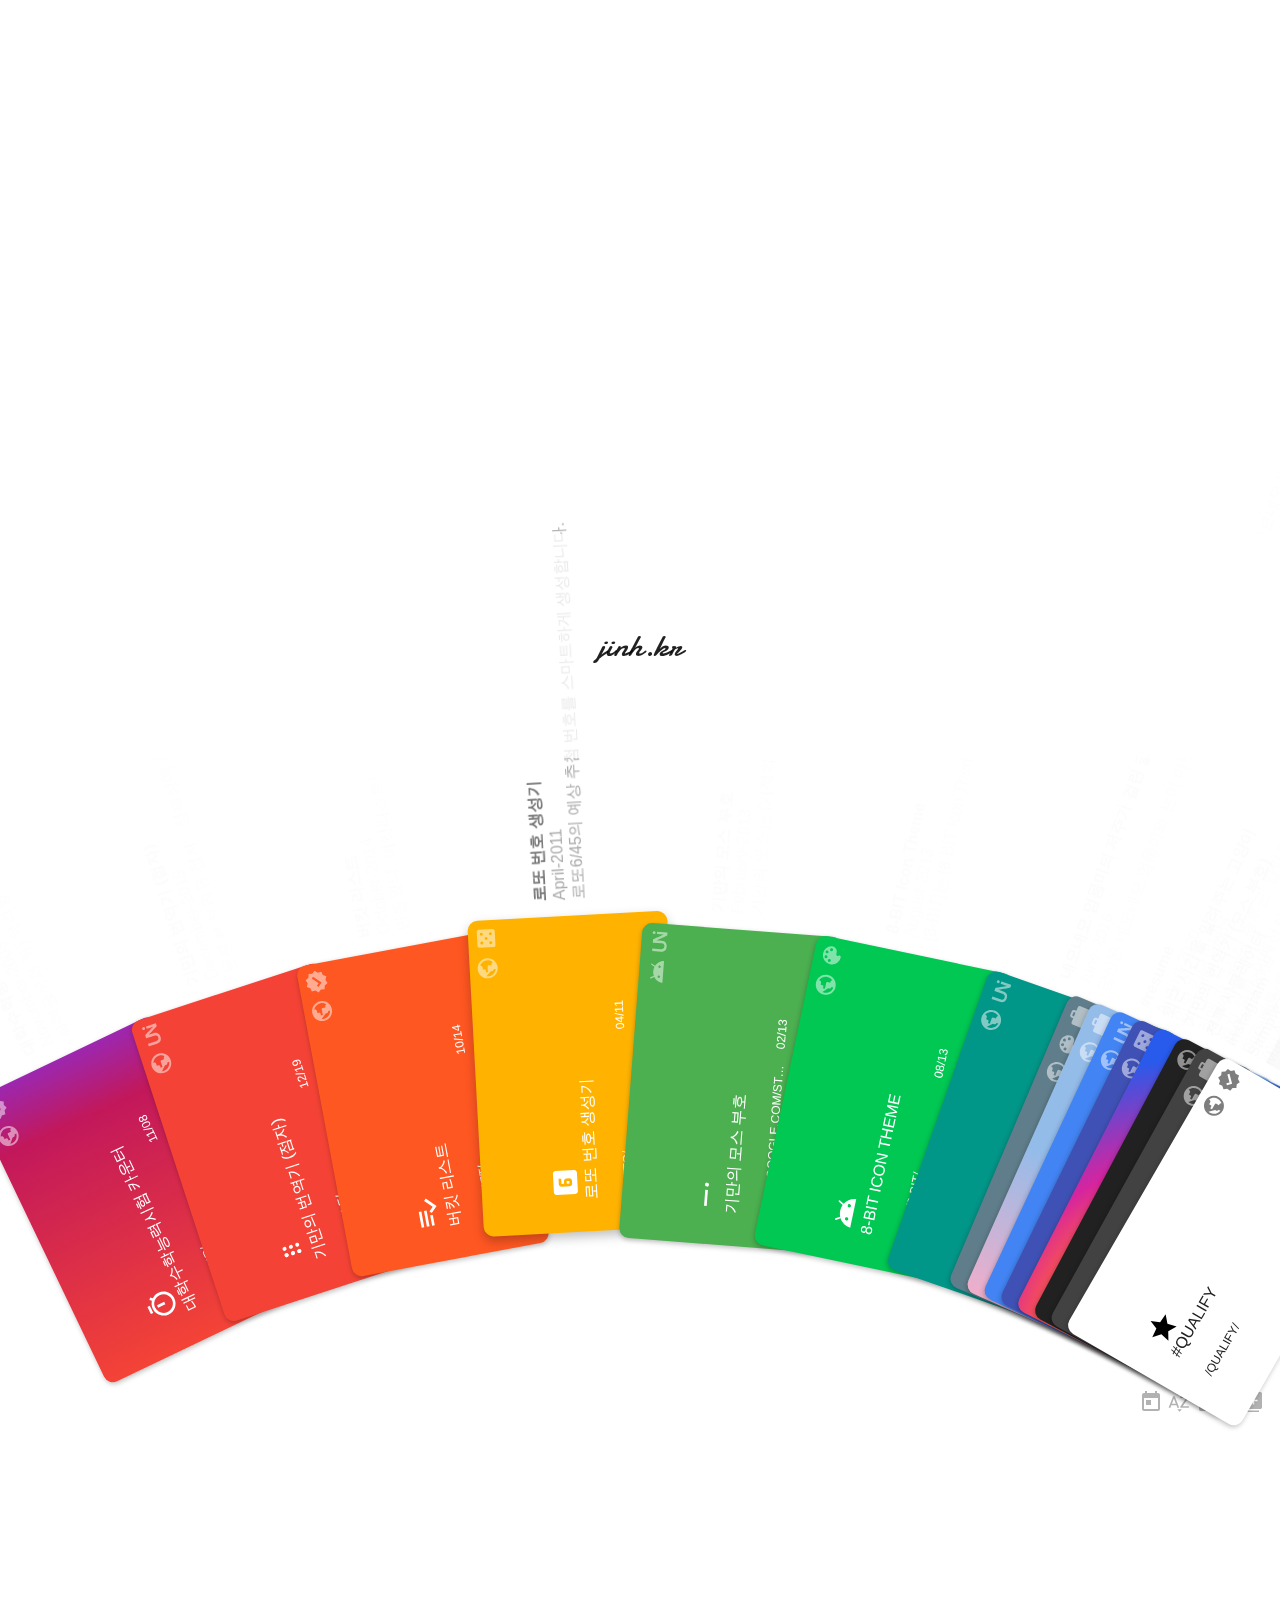
<file: index.html>
<!DOCTYPE html>
<html>

<head>
	<!-- Google tag (gtag.js) -->
	<script async src="https://www.googletagmanager.com/gtag/js?id=G-T6CSWXWNH0"></script>
	<script>
		window.dataLayer = window.dataLayer || [];
		function gtag() { dataLayer.push(arguments); }
		gtag('js', new Date());

		gtag('config', 'G-T6CSWXWNH0');
	</script>

	<title>jinh.kr</title>
	<meta property="og:title" content="jinh.kr" />
	<meta property="og:description" name="description" content="이 도메인은 이제 제껍니다 ㅎ" />
	<meta property="og:url" content="https://jinh.kr/" />
	<meta property="og:image" content="https://jinh.kr/images/icon.webp" />
	<meta property="og:image:width" content="128" />
	<meta property="og:image:height" content="128" />
	<meta http-equiv="content-type" content="text/html;charset=UTF-8">
	<meta name="theme-color" content="#212121" />
	<meta name="viewport" content="width=device-width, initial-scale=1, maximum-scale=1, user-scalable=no">
	<meta name="author" content="JinH" />
	<link rel="shortcut icon" href="images/favicon.ico">
	<meta name="msapplication-TileImage" content="images/icon.webp">
	<link rel="apple-touch-icon" href="images/icon.webp">
	<link rel="icon" type="image/webp" href="images/icon.webp">
	<link href="engine/style.css" rel="stylesheet" type="text/css" media="screen" />
	<link href="engine/style_theme.css" rel="stylesheet" type="text/css" media="screen" />
	<script defer src="https://code.jquery.com/jquery-3.5.1.min.js"></script>
	<script defer src="engine/sub__lodash.js"></script>
	<script defer src="engine/main.js"></script>
</head>

<body>

	<header class="title">jinh.kr</header>

	<div class="control">
		<img class="sort" src="images\today-24px.svg" alt="#since" onclick="card_spread(item_list, 'since_year');">
		<img class="sort" src="images\sort_by_alpha-24px.svg" alt="#title" onclick="card_spread(item_list, 'title');">
		<img class="sort" src="images\gradient-24px.svg" alt="#hue" onclick="card_spread(item_list, 'hue');">
		<img class="sort" src="images\library_add-black.svg" alt="add card" onclick="card_add(1);" style="margin-left: 1em;">
	</div>

	<section> </section>

	<div id="splash">
		<img src="images/icon.webp" alt="logo">
	</div>

	<!-- <footer class="title">&lt;/jinh.kr&gt;</footer> -->

</body>

</html>
</file>
<file: engine/style.css>
@charset "utf-8";
@import url('https://fonts.googleapis.com/css2??family=Noto+Sans+KR:wght@400;500;700;900&family=Noto+Serif+KR&display=swap');
@import url('https://fonts.googleapis.com/css2?family=Damion&display=swap');
@import url('style_mobile.css');

::selection {
  background: rgba(0, 0, 0, 0);
}

body {
  /* background: #e5e5e5; */
  font-family: 'Noto Sans KR', sans-serif;
  color: rgba(0, 0, 0, .87);
  margin: 0;
}

a {
  text-decoration: none;
  display: inline-block;
  color: #000;
  transition: .25s;
  padding: .5em .75em;
  margin: -0.75em -.75em;
}

a:hover {
  /* box-shadow: 2px 0px 5px rgba(0, 0, 0, .25);
  background: #fff;
  z-index: 10;
  position: relative; */
}

header, footer {
  line-height: 1;
}

header {
  position: fixed;
  top: 0;
  left: 0;
  width: 100%;
  text-align: center;
  font-size: 2em;
  font-family: 'Damion', cursive;
  padding: 3em 0;
  background: rgba(255, 255, 255, .75);
  z-index: 2;
}

footer {
  bottom: 0;
}

section {
  width: 100%;
  height: fit-content;
  min-height: 200px;
  position: fixed;
  left: 0;
  top: 50%;
}

.control {
  position: fixed;
  cursor: default;
  bottom: 1em;
  right: 1em;
}

.control .sort {
  cursor: pointer;
  width: 24px;
  height: 24px;
  opacity: .3;
  transition: .25s;
}

.control .sort:hover {
  opacity: .5;
}

.item {
  width: 200px;
  height: 200px;
  left: calc(50% - 100px);
  /* transition: transform .5s; */
  transition: transform .5s, bottom .25s;
  position: absolute;
  /* transform-origin: 50% 700%; */
}

.item .since {
  position: absolute;
  top: 8px;
  right: 12px;
  opacity: .75;
  font-size: .75em;
}

.card {
  width: 316px;
  height: 200px;
  display: block;
  padding: 0;
  margin: 0;
  transform: rotate(-90deg);
  transform-origin: calc(50% - 29px) calc(50% + 29px);
  border-radius: 10px;
  position: relative;
  background: #444;
  box-shadow: -2px 0px 5px rgba(0, 0, 0, .25);
  cursor: pointer;
  color: #fff;
  transition: box-shadow .25s, margin .25s;
}

.item.on .card,
.card:hover {
  margin-block-start: -12px;
  box-shadow: -5px 0px 11px rgba(0, 0, 0, .25);
}

/*
.card:hover {
  margin-top: -50px;
  box-shadow: 7px 0px 10px rgba(0, 0, 0, .25);
} */
.card .title {
  left: 32px;
  position: absolute;
  top: calc(50% + 0em);
  white-space: nowrap;
  overflow: hidden;
  text-overflow: ellipsis;
  font-size: 1em;
  width: 250px;
  text-align: left;
}

.card .icon {
  /* background: gold; */
  /* border:1px solid white; */
  width: 32px;
  height: 32px;
  left: 34px;
  position: absolute;
  top: calc(50% - 32px);
}

.card.light .title, .card.light .date, .card.light .url, .card.light .arrow {
  color: #212121;
}

.card .date {
  position: absolute;
  width: 100px;
  left: 200px;
  text-align: left;
  font-size: .75em;
  top: calc(50% + 40px);
  white-space: nowrap;
  overflow: hidden;
  text-overflow: ellipsis;
}

.card .url {
  position: absolute;
  width: 160px;
  left: 32px;
  text-align: left;
  font-size: .75em;
  top: calc(50% + 40px);
  white-space: nowrap;
  overflow: hidden;
  text-overflow: ellipsis;
}

.card .tag {
  right: 6px;
  position: absolute;
  top: 6px;
  opacity: .5;
}

.card .tag img {
  width: 24px;
  height: 24px;
  margin-left: 6px;
}

.info {
  color: #777;
  position: absolute;
  left: 0;
  opacity: .02;
  transition: .25s;
  width: 400px;
  left: calc(100% + 16px);
  top: 64px;
  pointer-events: none;
}

.item.on .info,
.card:hover .info {
  opacity: 1;
}

.info .ititle {
  font-weight: bold;
  top: 16px;
  left: 0;
}

.info .idate {
  font-weight: lighter;
  color: #aaa;
  top: 48px;
  left: 0;
}

.info .idescription {
  font-weight: lighter;
  color: #aaa;
  white-space: nowrap;
}

#title {
  text-align: center;
  font-size: 10em;
}

h2 {
  font-size: 12px;
  font-weight: normal;
  color: rgba(0, 0, 0, .55);
  margin: 1em 0;
}

img.margin0 {
  border-radius: .5em;
  width: calc(128px - 24px);
  height: calc(128px - 24px);
}

.spoiler, .SPOILER {
  color: transparent !important;
  background: #000;
  cursor: not-allowed;
}

.spoiler::selection, .SPOILER::selection {
  color: transparent !important;
  background: #000;
  cursor: not-allowed;
}

/* ------------------------------------------------------------------- */
/* ***** splash ***** */
/* ------------------------------------------------------------------- */
div#splash {
  position: fixed;
  width: 100%;
  height: 100%;
  left: 0;
  top: 0;
  background: #fff;
  text-align: center;
  z-index: 99;
  opacity: 1;
}

div#splash.off {
  z-index: -1;
  opacity: 0;
  transition: 1s;
}

div#splash img {
  top: calc(50% - 64px);
  position: relative;
  width: 64px;
  height: 64px;
}

div#splash .splash_title {
  top: calc(50% - 32px);
  position: relative;
  font-size: 1.25em;
  font-weight: bold;
  color: #aaa;
}

/* ------------------------------------------------------------------- */
/* ***** dark mode ***** */
/* ------------------------------------------------------------------- */
@media (prefers-color-scheme: dark) {
  body {
    background: rgb(53, 54, 58);
    color: rgba(232, 234, 237, 1);
  }

  div#splash {
    background: rgb(53, 54, 58);
  }

  header {
    position: fixed;
    top: 0;
    left: 0;
    width: 100%;
    text-align: center;
    font-size: 2em;
    font-family: 'Damion', cursive;
    padding: 3em 0;
    background: rgb(53, 54, 58, .75);
    z-index: 2;
  }

  .info {
    color: #ccc;
  }

  .control img {
    filter: invert(100%);
  }
}
</file>
<file: engine/style_theme.css>
/* .morse {
  background: #4284f3;
}

.braille {
  background: #f44336;
}

.SAT_kr {
  background: #d32f2f;
}

.bucket {
  background: #ff5722;
}

.qualify {
  background: #fafafa;
}

.item.qualify a {
  color: #000;
}

.lotto {
  background: #ffb300;
}

.battle {
  background: #3f51b5;
}

.mmm {
  background: #eeeeee;
}

.item.mmm a {
  color: #000;
}

.BIT {
  background: #00c853;
}

.Morse {
  background: #4caf50;
}

.jw {
  background: #424242;
} */

.SAT_kr .card {
  background: linear-gradient(90deg, rgba(244, 67, 54, 1) 0%, rgba(194, 24, 91, 1) 80%, rgba(156, 39, 176, 1) 100%) !important;
  /* background: linear-gradient(90deg, rgba(183, 28, 28, 1) 0%, rgba(211, 47, 47, 1) 80%, rgba(244, 67, 54, 1) 100%) !important; */
}

.instagram .card {
  background: radial-gradient(circle at 10% 90%, #fdf497 0%, #fdf497 5%, #fd5949 45%, #d6249f 60%, #285AEB 90%) !important;
}

.owo .card {
  background: linear-gradient(to right, rgba(238, 174, 202, 1) 0%, rgb(148, 188, 233) 50%) !important;
}

/*******************
 *     JW CARD     *
 *******************/
.jw_card .html {
  width: 316px;
  height: 200px;
  top: 0;
  left: 0;
  position: absolute;
  color: #000;
  font-size: 9px;
  line-height: 1.25;
}

.jw_card .date,
.jw_card .title {
  display: none;
}

.jw_card .dept,
.jw_card .name,
.jw_card .addr {
  position: absolute;
}

.jw_card .dept,
.jw_card .name {
  top: calc(50% - 3.25em);
  left: 10px;
}

.jw_card .corp {
  font-size: 2em;
  font-weight: bolder;
  display: flex;
  align-items: center;
  left: 35%;
  position: absolute;
  top: 13%;
}

.jw_card .name {
  top: calc(50% - 1em);
  font-size: 2em;
  font-family: 'Noto Serif KR', serif;
}

.jw_card .addr {
  left: 35%;
  white-space: break-spaces;
  bottom: 0;
  right: 3em;
  height: 100px;
  overflow: hidden;
  text-overflow: ellipsis;
  border-left: 2px solid darkorange;
  padding: 0 0 3em 1em;
}

.jw_card .addr span {
  white-space: nowrap;
}

.jw_card img {
  width: 32px;
  height: 32px;
  margin-right: 4px;
}
</file>
